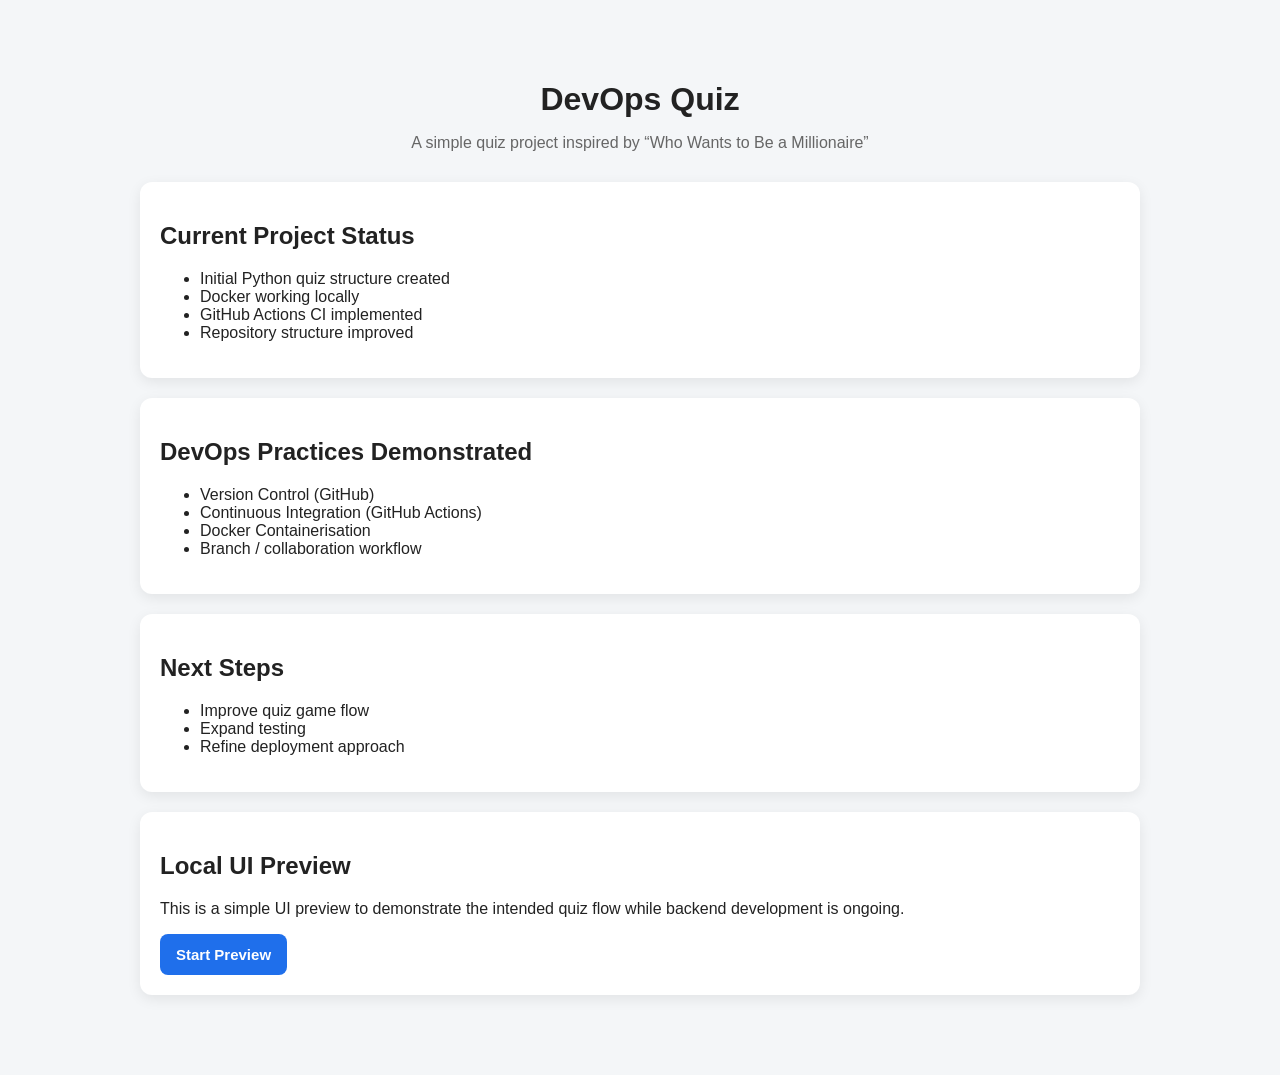
<file: ui/index.html>
<!DOCTYPE html>
<html lang="en">
<head>
  <meta charset="UTF-8" />
  <meta name="viewport" content="width=device-width, initial-scale=1.0" />
  <title>DevOps Quiz</title>
  <link rel="stylesheet" href="/ui/style.css" />
</head>
<body>
  <div class="container">
    <h1>DevOps Quiz</h1>
    <p class="subtitle">A simple quiz project inspired by “Who Wants to Be a Millionaire”</p>

    <div class="card">
      <h2>Current Project Status</h2>
      <ul>
        <li>Initial Python quiz structure created</li>
        <li>Docker working locally</li>
        <li>GitHub Actions CI implemented</li>
        <li>Repository structure improved</li>
      </ul>
    </div>

    <div class="card">
      <h2>DevOps Practices Demonstrated</h2>
      <ul>
        <li>Version Control (GitHub)</li>
        <li>Continuous Integration (GitHub Actions)</li>
        <li>Docker Containerisation</li>
        <li>Branch / collaboration workflow</li>
      </ul>
    </div>

    <div class="card">
      <h2>Next Steps</h2>
      <ul>
        <li>Improve quiz game flow</li>
        <li>Expand testing</li>
        <li>Refine deployment approach</li>
      </ul>
    </div>

    <div class="card">
      <h2>Local UI Preview</h2>
      <p>
        This is a simple UI preview to demonstrate the intended quiz flow while backend development is ongoing.
      </p>
      <a class="button-link" href="preview.html">Start Preview</a>
    </div>

  </div>
</body>
</html>
</file>
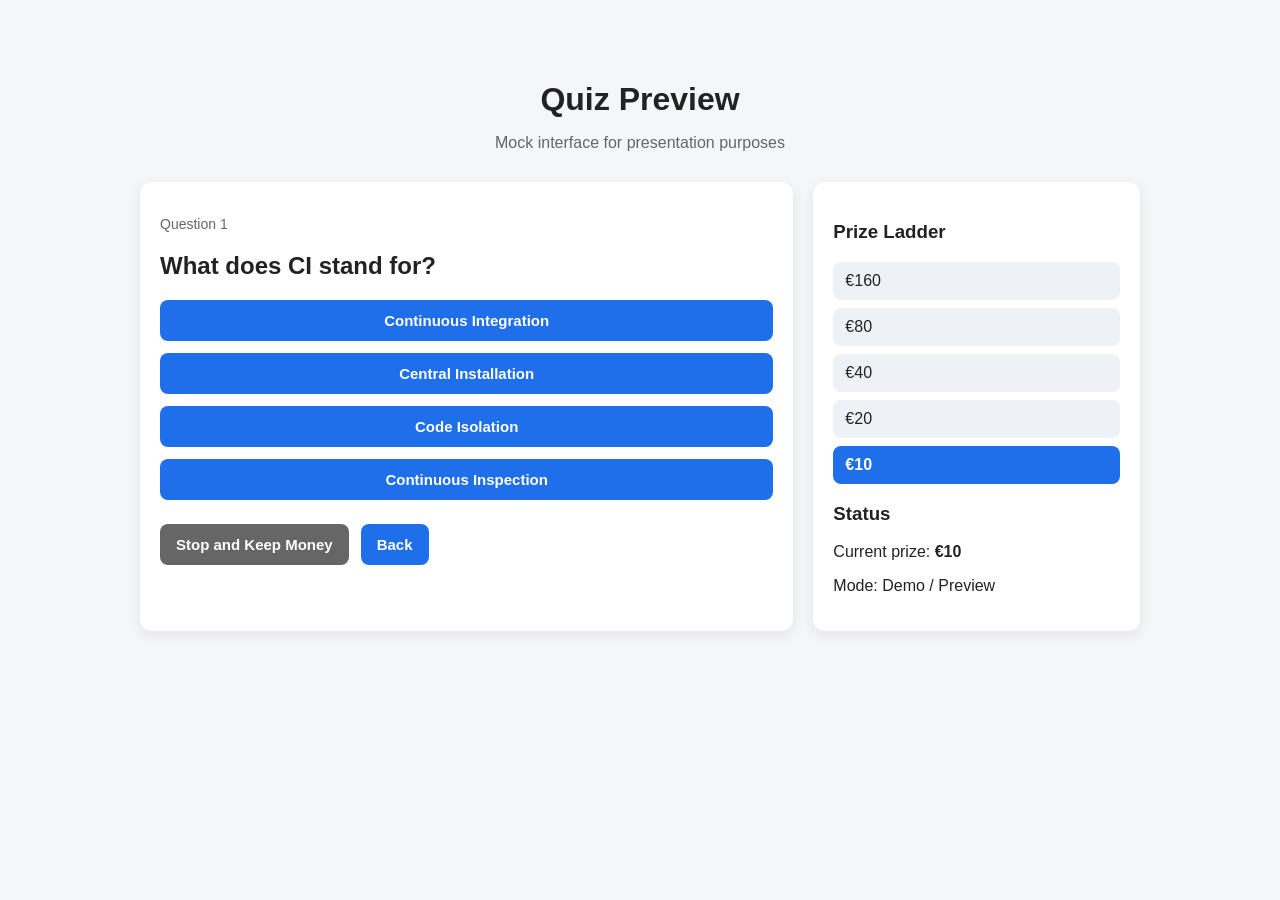
<file: ui/preview.html>
<!DOCTYPE html>
<html lang="en">
<head>
  <meta charset="UTF-8" />
  <meta name="viewport" content="width=device-width, initial-scale=1.0" />
  <title>Quiz Preview</title>
  <link rel="stylesheet" href="style.css" />
</head>
<body>
  <div class="container">
    <h1>Quiz Preview</h1>
    <p class="subtitle">Mock interface for presentation purposes</p>

    <div class="layout">
      <div class="card main-card">
        <p class="question-number">Question 1</p>
        <h2>What does CI stand for?</h2>

    <div class="answers">
        <button class="answer" data-correct="true">Continuous Integration</button>
        <button class="answer" data-correct="false">Central Installation</button>
        <button class="answer" data-correct="false">Code Isolation</button>
        <button class="answer" data-correct="false">Continuous Inspection</button>
    </div>

    <p id="feedback"></p>

        <div class="actions">
          <button class="secondary">Stop and Keep Money</button>
          <a class="button-link" href="index.html">Back</a>
        </div>
      </div>

      <div class="card side-card">
        <h3>Prize Ladder</h3>
        <ul class="ladder" id="ladder">
            <li data-step="5">€160</li>
            <li data-step="4">€80</li>
            <li data-step="3">€40</li>
            <li data-step="2">€20</li>
            <li data-step="1" class="active">€10</li>
        </ul>

        <h3>Status</h3>
        <p>Current prize: <strong id="current-prize">€10</strong></p>
        <p>Mode: Demo / Preview</p>
      </div>
    </div>
  </div>

  <script src="app.js"></script>

</body>
</html>
</file>
<file: ui/style.css>
body {
  font-family: Arial, sans-serif;
  background: #f4f6f8;
  margin: 0;
  padding: 0;
  color: #222;
}

.container {
  max-width: 1000px;
  margin: 40px auto;
  padding: 20px;
}

h1 {
  text-align: center;
  margin-bottom: 10px;
}

.subtitle {
  text-align: center;
  color: #666;
  margin-bottom: 30px;
}

.card {
  background: white;
  border-radius: 12px;
  padding: 20px;
  margin-bottom: 20px;
  box-shadow: 0 4px 14px rgba(0, 0, 0, 0.08);
}

.layout {
  display: grid;
  grid-template-columns: 2fr 1fr;
  gap: 20px;
}

.question-number {
  color: #666;
  font-size: 14px;
  margin-bottom: 8px;
}

.answers {
  display: grid;
  gap: 12px;
  margin-top: 20px;
}

button,
.button-link {
  display: inline-block;
  padding: 12px 16px;
  border: none;
  border-radius: 8px;
  background: #1f6feb;
  color: white;
  text-decoration: none;
  font-size: 15px;
  font-weight: 600;
  cursor: pointer;
}

button:hover,
.button-link:hover {
  opacity: 0.92;
}

.secondary {
  background: #666;
}

.actions {
  display: flex;
  gap: 12px;
  margin-top: 24px;
}

.ladder {
  list-style: none;
  padding: 0;
  margin: 0;
}

.ladder li {
  padding: 10px 12px;
  border-radius: 8px;
  background: #eef2f6;
  margin-bottom: 8px;
}

.ladder li.active {
  background: #1f6feb;
  color: white;
  font-weight: bold;
}

#feedback {
  margin-top: 20px;
  font-weight: bold;
}

.answer.selected {
  outline: 3px solid #222;
}

.answer.selected {
  outline: 3px solid #222;
}
</file>
